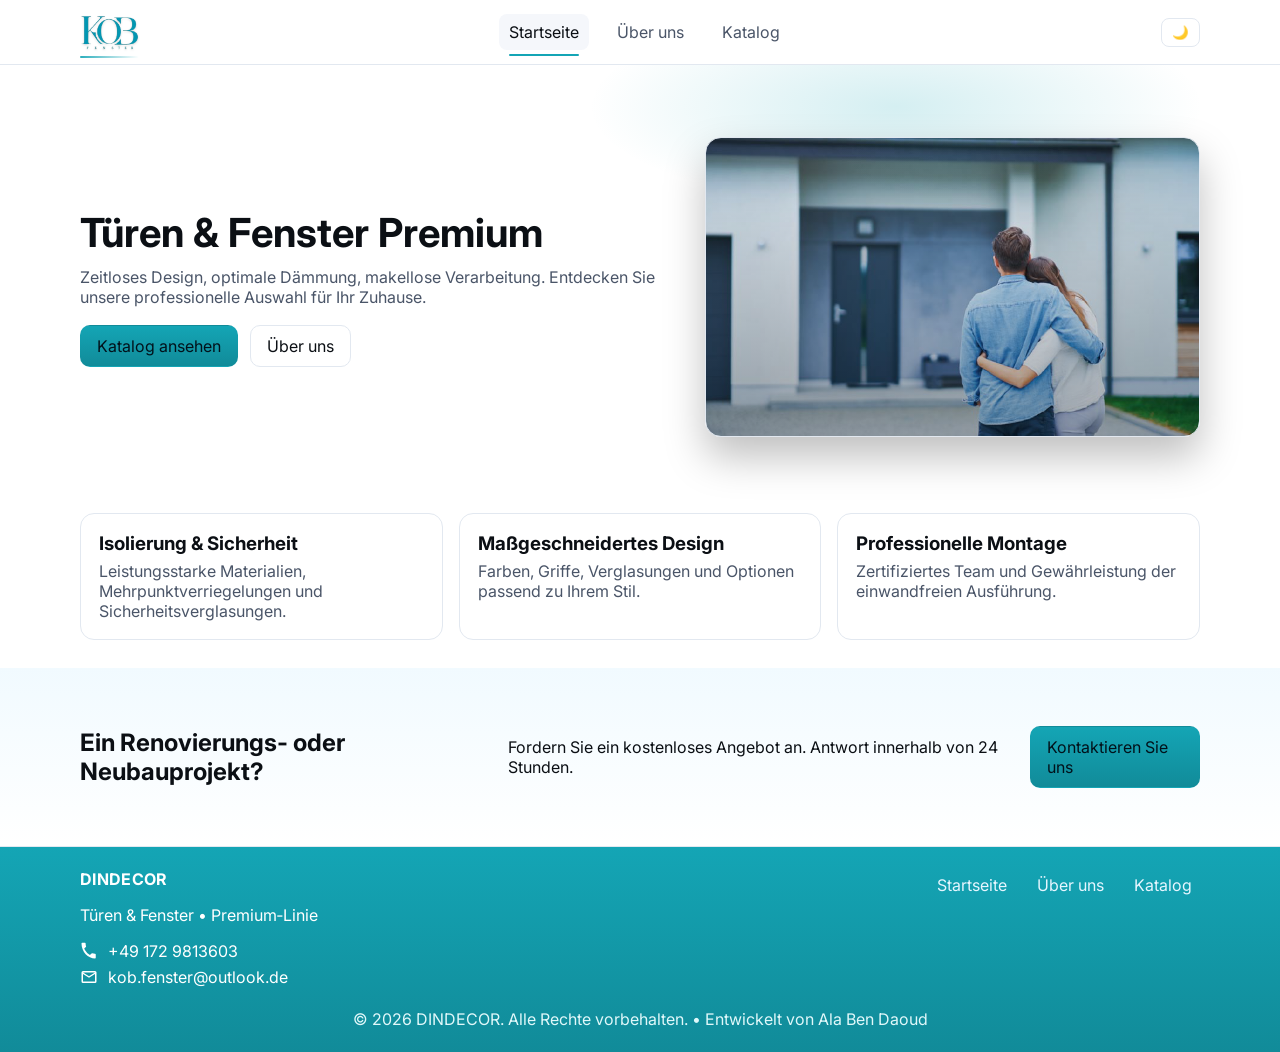
<file: windsurf-project/index.html>
<!DOCTYPE html>
<html lang="de">
<head>
  <meta charset="UTF-8" />
  <meta name="viewport" content="width=device-width, initial-scale=1" />
  <title>DINDECOR | Türen & Fenster</title>
  <meta name="description" content="Unternehmen spezialisiert auf den Verkauf und die Montage von Türen und Fenstern. Premium-Qualität und professioneller Service." />
  <link rel="preconnect" href="https://fonts.googleapis.com">
  <link rel="preconnect" href="https://fonts.gstatic.com" crossorigin>
  <link href="https://fonts.googleapis.com/css2?family=Inter:wght@300;400;600;700&display=swap" rel="stylesheet">
  <link rel="stylesheet" href="assets/css/styles.css" />
  <link rel="icon" href="assets/img/logo_KOB.png" />
</head>
<body>
  <header class="site-header">
    <div class="container header-inner">
      <a class="brand" href="index.html" aria-label="DINDECOR – Startseite">
        <img src="assets/img/logo_KOB.png" alt="DINDECOR" class="brand-logo">
      </a>
      <nav class="nav" aria-label="Hauptnavigation">
        <a href="index.html" class="active">Startseite</a>
        <a href="qui-sommes-nous.html">Über uns</a>
        <a href="catalogue.html">Katalog</a>
      </nav>
      <button id="theme-toggle" class="theme-toggle" aria-label="Thema umschalten">🌙</button>
      <button class="nav-toggle" aria-label="Menü öffnen" aria-expanded="false">☰</button>
    </div>
  </header>

  <main>
    <section class="hero">
      <div class="container hero-inner">
        <div class="hero-text">
          <h1>Türen & Fenster Premium</h1>
          <p>Zeitloses Design, optimale Dämmung, makellose Verarbeitung. Entdecken Sie unsere professionelle Auswahl für Ihr Zuhause.</p>
          <div class="hero-cta">
            <a class="btn btn-primary" href="catalogue.html">Katalog ansehen</a>
            <a class="btn btn-outline" href="qui-sommes-nous.html">Über uns</a>
          </div>
        </div>
        <div class="hero-media">
          <div class="media-card"></div>
        </div>
      </div>
    </section>

    <section class="features container" aria-label="Unsere Stärken">
      <div class="feature">
        <h3>Isolierung & Sicherheit</h3>
        <p>Leistungsstarke Materialien, Mehrpunktverriegelungen und Sicherheitsverglasungen.</p>
      </div>
      <div class="feature">
        <h3>Maßgeschneidertes Design</h3>
        <p>Farben, Griffe, Verglasungen und Optionen passend zu Ihrem Stil.</p>
      </div>
      <div class="feature">
        <h3>Professionelle Montage</h3>
        <p>Zertifiziertes Team und Gewährleistung der einwandfreien Ausführung.</p>
      </div>
    </section>

    

    <section class="strip cta-strip" id="contact">
      <div class="container strip-inner">
        <h2>Ein Renovierungs- oder Neubauprojekt?</h2>
        <p>Fordern Sie ein kostenloses Angebot an. Antwort innerhalb von 24 Stunden.</p>
        <a class="btn btn-primary" href="mailto:contact@dindecor.example">Kontaktieren Sie uns</a>
      </div>
    </section>

    
  </main>

  <footer class="site-footer">
    <div class="container footer-inner">
      <div>
        <strong>DINDECOR</strong>
        <p>Türen & Fenster • Premium‑Linie</p>
        <div class="contact-item">
          <svg viewBox="0 0 24 24" aria-hidden="true"><path d="M6.62 10.79a15.05 15.05 0 006.59 6.59l2.2-2.2a1 1 0 011.01-.24c1.12.37 2.33.57 3.58.57a1 1 0 011 1V21a1 1 0 01-1 1C10.85 22 2 13.15 2 2a1 1 0 011-1h3.5a1 1 0 011 1c0 1.25.2 2.46.57 3.58a1 1 0 01-.24 1.01l-2.2 2.2z"/></svg>
          <a href="tel:+491729813603">+49 172 9813603</a>
        </div>
        <div class="contact-item">
          <svg viewBox="0 0 24 24" aria-hidden="true"><path d="M20 4H4a2 2 0 00-2 2v12a2 2 0 002 2h16a2 2 0 002-2V6a2 2 0 00-2-2zm0 2l-8 5L4 6h16zm0 12H4V8l8 5 8-5v10z"/></svg>
          <a href="mailto:kob.fenster@outlook.de">kob.fenster@outlook.de</a>
        </div>
      </div>
      <div class="footer-nav">
        <a href="index.html">Startseite</a>
        <a href="qui-sommes-nous.html">Über uns</a>
        <a href="catalogue.html">Katalog</a>
      </div>
      <div class="footer-copy">© <span id="year"></span> DINDECOR. Alle Rechte vorbehalten. • Entwickelt von Ala Ben Daoud</div>
    </div>
  </footer>

  <script src="assets/js/main.js"></script>
</body>
</html>
</file>
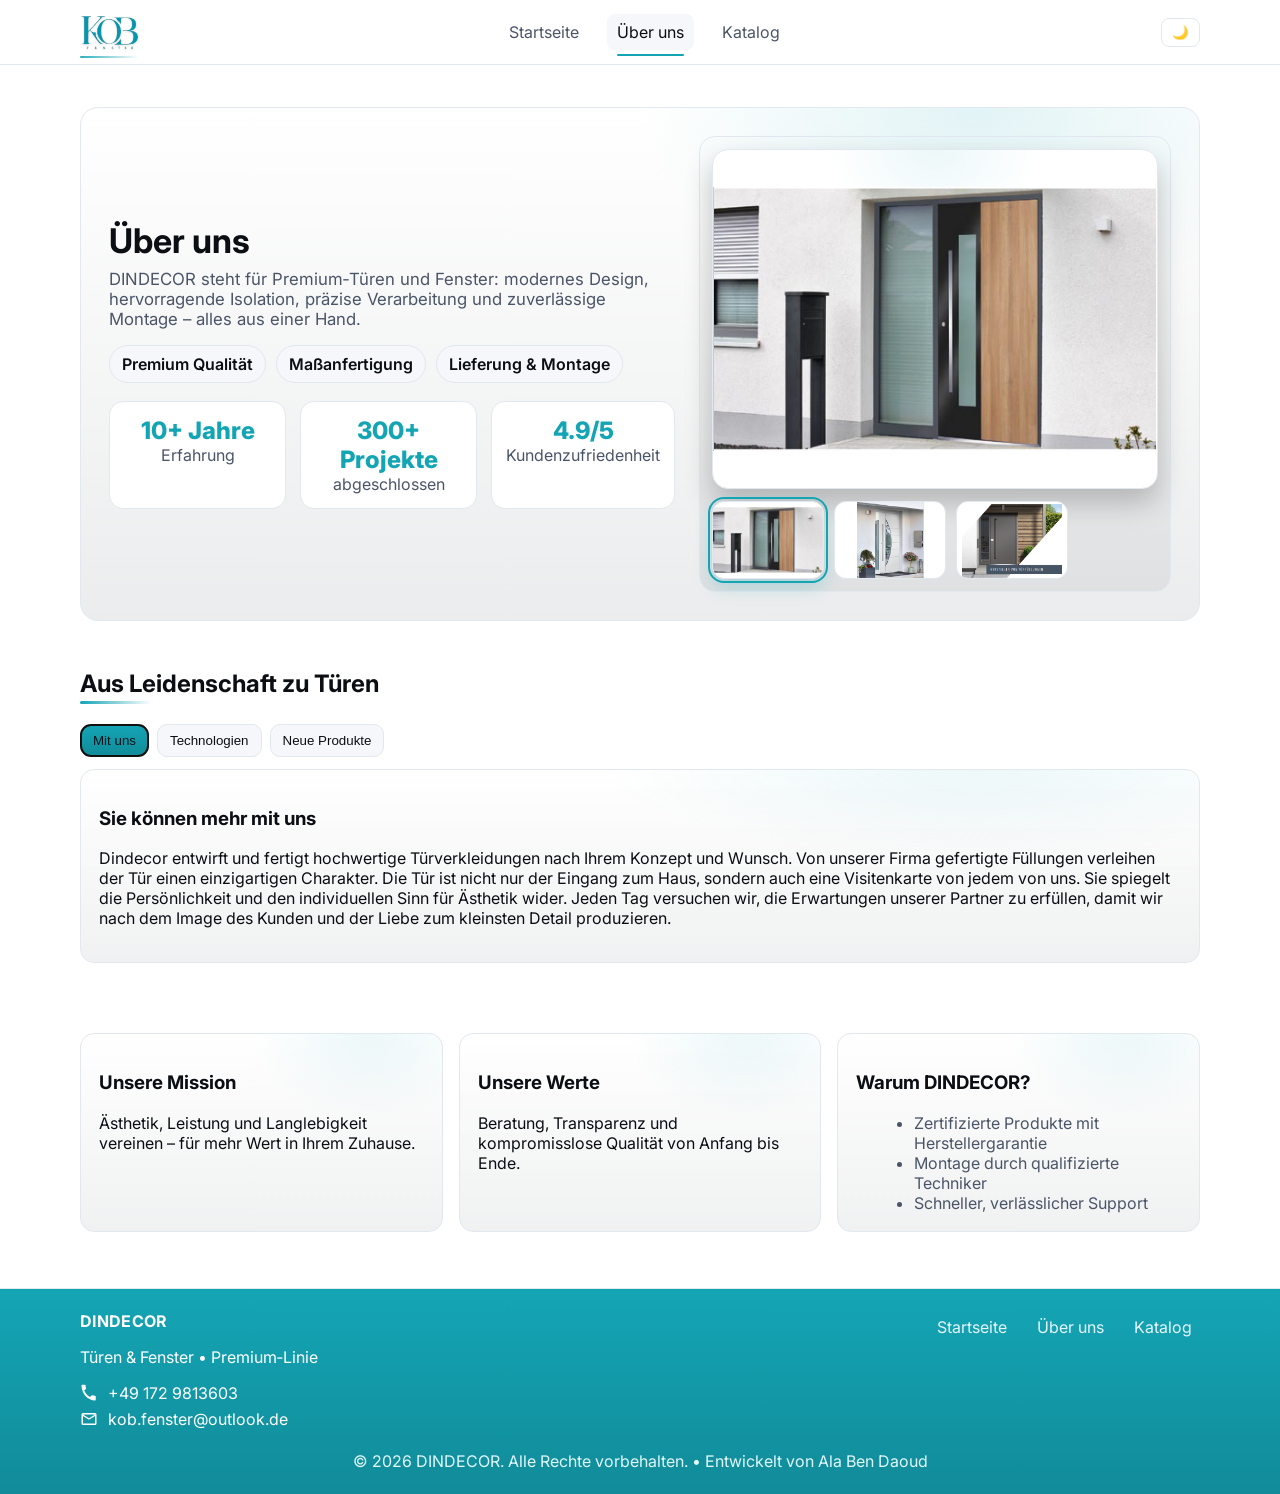
<file: windsurf-project/qui-sommes-nous.html>
<!DOCTYPE html>
<html lang="fr">
<head>
  <meta charset="UTF-8" />
  <meta name="viewport" content="width=device-width, initial-scale=1" />
  <title>Über uns | DINDECOR</title>
  <link rel="preconnect" href="https://fonts.googleapis.com">
  <link rel="preconnect" href="https://fonts.gstatic.com" crossorigin>
  <link href="https://fonts.googleapis.com/css2?family=Inter:wght@300;400;600;700&display=swap" rel="stylesheet">
  <link rel="stylesheet" href="assets/css/styles.css" />
  <link rel="icon" href="assets/img/logo_KOB.png" />
</head>
<body>
<header class="site-header">
  <div class="container header-inner">
    <a class="brand" href="index.html" aria-label="DINDECOR – Accueil">
      <img src="assets/img/logo_KOB.png" alt="DINDECOR" class="brand-logo">
    </a>
    <nav class="nav" aria-label="Hauptnavigation">
      <a href="index.html">Startseite</a>
      <a href="qui-sommes-nous.html" class="active">Über uns</a>
      <a href="catalogue.html">Katalog</a>
    </nav>
    <button id="theme-toggle" class="theme-toggle" aria-label="Basculer le thème">🌙</button>
    <button class="nav-toggle" aria-label="Ouvrir le menu" aria-expanded="false">☰</button>
  </div>
</header>

<main class="container page">
  <div class="about-hero">
    <div>
      <h1>Über uns</h1>
      <p>DINDECOR steht für Premium‑Türen und Fenster: modernes Design, hervorragende Isolation, präzise Verarbeitung und zuverlässige Montage – alles aus einer Hand.</p>
      <div class="badges">
        <span class="badge">Premium Qualität</span>
        <span class="badge">Maßanfertigung</span>
        <span class="badge">Lieferung & Montage</span>
      </div>
      <div class="stats">
        <div class="stat"><div class="num">10+ Jahre</div><div class="label">Erfahrung</div></div>
        <div class="stat"><div class="num">300+ Projekte</div><div class="label">abgeschlossen</div></div>
        <div class="stat"><div class="num">4.9/5</div><div class="label">Kundenzufriedenheit</div></div>
      </div>
    </div>
    <div class="hero-media">
      <div class="about-viewer">
        <img id="about-main" class="about-main" src="assets/img/image1.PNG" alt="Produktfoto 1">
        <div class="about-thumbs">
          <img class="active" src="assets/img/image1.PNG" alt="Vorschau 1" data-src="assets/img/image1.PNG">
          <img src="assets/img/image 2.PNG" alt="Vorschau 2" data-src="assets/img/image 2.PNG">
          <img src="assets/img/image3.PNG" alt="Vorschau 3" data-src="assets/img/image3.PNG">
        </div>
      </div>
    </div>
  </div>
  <section class="page" aria-label="Unternehmensbeschreibung">
    <h2>Aus Leidenschaft zu Türen</h2>
    <div class="tabs">
      <div class="tablist" role="tablist" aria-label="Über DINDECOR">
        <button class="tab-btn" id="tab-1" role="tab" aria-controls="panel-1" aria-selected="true">Mit uns</button>
        <button class="tab-btn" id="tab-2" role="tab" aria-controls="panel-2" aria-selected="false" tabindex="-1">Technologien</button>
        <button class="tab-btn" id="tab-3" role="tab" aria-controls="panel-3" aria-selected="false" tabindex="-1">Neue Produkte</button>
      </div>
      <div id="panel-1" class="tab-panel about-card" role="tabpanel" aria-labelledby="tab-1">
        <h3>Sie können mehr mit uns</h3>
        <p>Dindecor entwirft und fertigt hochwertige Türverkleidungen nach Ihrem Konzept und Wunsch. Von unserer Firma gefertigte Füllungen verleihen der Tür einen einzigartigen Charakter. Die Tür ist nicht nur der Eingang zum Haus, sondern auch eine Visitenkarte von jedem von uns. Sie spiegelt die Persönlichkeit und den individuellen Sinn für Ästhetik wider. Jeden Tag versuchen wir, die Erwartungen unserer Partner zu erfüllen, damit wir nach dem Image des Kunden und der Liebe zum kleinsten Detail produzieren.</p>
      </div>
      <div id="panel-2" class="tab-panel about-card" role="tabpanel" aria-labelledby="tab-2" hidden>
        <h3>Die höchste Qualität kann nur erreicht werden, wenn die neuesten Technologien verwendet werden</h3>
        <p>Dindecor produziert Füllungen auf Basis der neuesten Technologien. Mit einem Hightech‑Maschinenpark, unter anderem CNC‑Maschinen, und moderner Pulverbeschichtung erreichen wir die höchste Qualität unserer Produkte. Dies wäre natürlich nicht möglich ohne qualifiziertes Personal, das die Aufmerksamkeit für jedes Detail garantiert und dazu beiträgt, die gewünschte Ästhetik des Endprodukts zu erreichen. Dank der Handarbeit hat der Kunde die Freiheit, verschiedene Designs, Anwendungen, Verglasungen und viele andere Materialien zu wählen, um seine Tür einzigartig zu machen.</p>
      </div>
      <div id="panel-3" class="tab-panel about-card" role="tabpanel" aria-labelledby="tab-3" hidden>
        <h3>Neue Produkte im Angebot</h3>
        <p>Wir präsentieren Ihnen die Premium+ Linie, in der Sie eine Reihe neuer Designs und Materialien finden, die wir darin verwendet haben. Das Angebot wurde basierend auf den Anforderungen unserer Kunden sowie den neuesten Markttrends erstellt. Neu sind Füllungen mit einer Oberfläche aus Naturstein, Beton oder gehärtetem Schwarzglas. Zusätzlich kann das Inox‑Inlay durch eine 3D‑Stahlanwendung ersetzt werden. Das Angebot wurde durch vertiefte Griffe in Füllungsfarbe bereichert.</p>
      </div>
    </div>
  </section>
  <div class="about-grid">
    <div class="about-card">
      <h3>Unsere Mission</h3>
      <p>Ästhetik, Leistung und Langlebigkeit vereinen – für mehr Wert in Ihrem Zuhause.</p>
    </div>
    <div class="about-card">
      <h3>Unsere Werte</h3>
      <p>Beratung, Transparenz und kompromisslose Qualität von Anfang bis Ende.</p>
    </div>
    <div class="about-card">
      <h3>Warum DINDECOR?</h3>
      <ul>
        <li>Zertifizierte Produkte mit Herstellergarantie</li>
        <li>Montage durch qualifizierte Techniker</li>
        <li>Schneller, verlässlicher Support</li>
      </ul>
    </div>
  </div>
</main>

<footer class="site-footer">
  <div class="container footer-inner">
    <div>
      <strong>DINDECOR</strong>
      <p>Türen & Fenster • Premium‑Linie</p>
      <div class="contact-item">
        <svg viewBox="0 0 24 24" aria-hidden="true"><path d="M6.62 10.79a15.05 15.05 0 006.59 6.59l2.2-2.2a1 1 0 011.01-.24c1.12.37 2.33.57 3.58.57a1 1 0 011 1V21a1 1 0 01-1 1C10.85 22 2 13.15 2 2a1 1 0 011-1h3.5a1 1 0 011 1c0 1.25.2 2.46.57 3.58a1 1 0 01-.24 1.01l-2.2 2.2z"/></svg>
        <a href="tel:+491729813603">+49 172 9813603</a>
      </div>
      <div class="contact-item">
        <svg viewBox="0 0 24 24" aria-hidden="true"><path d="M20 4H4a2 2 0 00-2 2v12a2 2 0 002 2h16a2 2 0 002-2V6a2 2 0 00-2-2zm0 2l-8 5L4 6h16zm0 12H4V8l8 5 8-5v10z"/></svg>
        <a href="mailto:kob.fenster@outlook.de">kob.fenster@outlook.de</a>
      </div>
    </div>
    <div class="footer-nav">
      <a href="index.html">Startseite</a>
      <a href="qui-sommes-nous.html">Über uns</a>
      <a href="catalogue.html">Katalog</a>
    </div>
    <div class="footer-copy">© <span id="year"></span> DINDECOR. Alle Rechte vorbehalten. • Entwickelt von Ala Ben Daoud</div>
  </div>
</footer>
<script src="assets/js/main.js"></script>
<script>
  (function(){
    const main = document.getElementById('about-main');
    const thumbs = document.querySelectorAll('.about-thumbs img');
    if(main && thumbs.length){
      thumbs.forEach(t => t.addEventListener('click', () => {
        const src = t.getAttribute('data-src');
        if(!src) return;
        main.src = src;
        main.alt = t.alt.replace('Vorschau', 'Produktfoto');
        thumbs.forEach(x => x.classList.remove('active'));
        t.classList.add('active');
      }));
    }
  })();
</script>
<script>
  (function(){
    const tabs = Array.from(document.querySelectorAll('.tab-btn'));
    if(!tabs.length) return;
    const idToIndex = { 'mit-uns':0, 'technologien':1, 'neue-produkte':2 };
    const indexToHash = ['mit-uns','technologien','neue-produkte'];

    function showPanel(i){
      tabs.forEach((t,idx)=>{
        const selected = idx===i;
        t.setAttribute('aria-selected', String(selected));
        if(selected) t.removeAttribute('tabindex'); else t.setAttribute('tabindex','-1');
        const panelId = t.getAttribute('aria-controls');
        const panel = document.getElementById(panelId);
        if(!panel) return;
        if(selected){
          panel.hidden = false;
          panel.classList.add('fade-start');
          requestAnimationFrame(()=>{
            panel.classList.add('fade-in');
            panel.classList.remove('fade-start');
          });
        }else{
          panel.classList.remove('fade-in');
          panel.hidden = true;
        }
      });
    }

    function activate(i, pushHash=true){
      const idx = Math.max(0, Math.min(i, tabs.length-1));
      showPanel(idx);
      if(pushHash){
        const h = '#'+indexToHash[idx];
        if(location.hash !== h) history.replaceState(null, '', h);
      }
      tabs[idx].focus();
    }

    tabs.forEach((t, i)=>{
      t.addEventListener('click', ()=> activate(i));
      t.addEventListener('keydown', (e)=>{
        const k=e.key;
        if(k==='ArrowRight' || k==='ArrowDown'){ e.preventDefault(); activate((i+1)%tabs.length); }
        else if(k==='ArrowLeft' || k==='ArrowUp'){ e.preventDefault(); activate((i-1+tabs.length)%tabs.length); }
        else if(k==='Home'){ e.preventDefault(); activate(0); }
        else if(k==='End'){ e.preventDefault(); activate(tabs.length-1); }
      });
    });

    // Initialize from hash
    const initial = location.hash.replace('#','');
    if(initial && initial in idToIndex) activate(idToIndex[initial], false); else activate(0, true);

    // Respond to hash changes (e.g., back/forward navigation)
    window.addEventListener('hashchange', ()=>{
      const h = location.hash.replace('#','');
      if(h in idToIndex) activate(idToIndex[h], false);
    });
  })();
</script>
</body>
</html>
</file>
<file: windsurf-project/assets/css/styles.css>
/* Light theme overrides */
html[data-theme="light"]{
  /* Light: background white */
  --bg:#ffffff;
  --bg-soft:#f5f7fb;
  --card:#ffffff;
  --text:#0b0f14;
  --muted:#4a5568;
  /* Accents reflect logo color */
  --primary:var(--brand);
  --primary-600:#118b99;
  --outline:#e2e8f0;
  --header-bg:rgba(255,255,255,.75);
}
/* Base (dark theme defaults) */
:root{
  /* Dark: background black */
  --bg:#000000;
  --bg-soft:#0e0e12;
  --card:#111319;
  --text:#e6ecf2;
  --muted:#a8b3c7;
  /* Brand color derived from logo (teal) */
  --brand:#14a5b5;
  --brand-rgb:20,165,181;
  --primary:var(--brand);
  --primary-600:#1193a2;
  --outline:#2c3a50;
  --header-bg:rgba(0,0,0,.75);
}
*{box-sizing:border-box}
html,body{height:100%}
body{
  margin:0; font-family:Inter,system-ui,-apple-system,Segoe UI,Roboto,Ubuntu,Arial,sans-serif; color:var(--text); background:var(--bg);
}
img{max-width:100%; display:block}
.container{width:min(1120px,92%); margin-inline:auto}
.hidden{display:none}

/* Header */
.site-header{position:sticky; top:0; z-index:50; background:var(--header-bg); backdrop-filter:saturate(140%) blur(8px); border-bottom:1px solid var(--outline)}
.header-inner{display:flex; align-items:center; justify-content:space-between; padding:14px 0; gap:16px}
.brand{position:relative; display:inline-flex; align-items:center; font-weight:700; letter-spacing:.08em; color:var(--text); text-decoration:none}
.brand-logo{height:36px; width:auto; display:block; filter:drop-shadow(0 1px 1px rgba(0,0,0,.15))}
.brand::after{content:""; position:absolute; left:0; right:0; bottom:-8px; height:2px; background:linear-gradient(90deg, rgba(var(--brand-rgb),.9), rgba(var(--brand-rgb),0)); border-radius:2px}
.nav{display:flex; gap:18px; align-items:center}
.nav a{position:relative; color:var(--muted); text-decoration:none; padding:8px 10px; border-radius:8px}
.nav a.active,.nav a:hover{color:var(--text); background:var(--bg-soft)}
.nav a.active::after,.nav a:hover::after{content:""; position:absolute; left:10px; right:10px; bottom:-6px; height:2px; background:var(--primary); border-radius:2px}
.nav-toggle{display:none; background:none; border:1px solid var(--outline); color:var(--text); padding:6px 10px; border-radius:8px}

/* Theme toggle */
.theme-toggle{background:transparent; color:var(--text); border:1px solid var(--outline); padding:6px 10px; border-radius:8px; cursor:pointer; margin-left:10px}
.theme-toggle:hover{background:var(--bg-soft)}

/* Buttons */
.btn{display:inline-block; padding:10px 16px; border-radius:10px; text-decoration:none; border:1px solid var(--outline); color:var(--text)}
.btn-primary{background:linear-gradient(180deg,var(--primary),var(--primary-600)); border-color:transparent; color:#02121b}
.btn-outline{background:transparent}
.btn:hover{transform:translateY(-1px); transition:transform .15s ease}

/* Hero */
.hero{padding:72px 0 48px; background:radial-gradient(60% 60% at 70% 10%, rgba(var(--brand-rgb),.18), transparent 40%), linear-gradient(180deg, transparent, rgba(255,255,255,.02))}
.hero-inner{display:grid; grid-template-columns:1.2fr 1fr; gap:32px; align-items:center}
.hero-text h1{font-size:40px; margin:0 0 10px}
.hero-text p{color:var(--muted); margin:0 0 18px}
.hero-media .media-card{height:300px; border-radius:16px; background:
  radial-gradient(60% 60% at 50% 0%, rgba(var(--brand-rgb),.08), transparent 40%),
  linear-gradient(180deg, rgba(255,255,255,.06), rgba(2,18,27,.35)),
  url('../img/image_accueil.PNG') center/cover no-repeat; 
  border:1px solid var(--outline); box-shadow:0 20px 40px rgba(0,0,0,.25)}
.hero-cta{display:flex; gap:12px}

/* Features */
.features{display:grid; grid-template-columns:repeat(3,1fr); gap:16px; padding:28px 0}
.feature{background:var(--card); border:1px solid var(--outline); padding:18px; border-radius:14px}
.feature h3{margin:0 0 6px}
.feature p{margin:0; color:var(--muted)}

/* Strip */
.strip{padding:40px 0}
.cta-strip{background:linear-gradient(180deg, rgba(76,194,255,.08), transparent)}
.strip-inner{display:flex; gap:18px; align-items:center; justify-content:space-between}

/* Grid showcase */
.grid-showcase{display:grid; grid-template-columns:repeat(3,1fr); gap:12px; padding:30px 0 60px}
.grid-card{position:relative; display:flex; flex-direction:column; border-radius:12px; border:1px solid var(--outline); overflow:hidden; background:linear-gradient(180deg, rgba(255,255,255,.02), rgba(2,18,27,.15))}
.grid-card .media{width:100%; height:140px}
.grid-card img.media{width:100%; height:140px; object-fit:contain; display:block; background:#0b0f14}
.grid-card .caption{padding:8px 10px; background:rgba(0,0,0,.15); border-top:1px solid var(--outline); flex:1}
.grid-card .caption h4{margin:0 0 4px; font-size:1rem}
.grid-card .caption p{margin:0; color:var(--muted); font-size:.9rem; line-height:1.3}

/* Page */
.page{padding:28px 0 56px}
.page h1{margin-top:8px}
.about-grid{display:grid; grid-template-columns:repeat(3,1fr); gap:16px; margin-top:14px}
.about-card{background:var(--card); border:1px solid var(--outline); padding:18px; border-radius:14px}
.about-card{background:
  radial-gradient(60% 80% at 80% 0%, rgba(var(--brand-rgb),.08), transparent 55%),
  linear-gradient(180deg, rgba(255,255,255,.04), rgba(2,18,27,.06));
  box-shadow:none}
.page h2{position:relative; padding-bottom:6px}
.page h2::after{content:""; position:absolute; left:0; bottom:0; width:72px; height:3px; background:linear-gradient(90deg, var(--primary), rgba(var(--brand-rgb),0)); border-radius:3px}
.about-card ul{margin:8px 0 0 18px; color:var(--muted)}

/* About enhancements */
.about-hero{margin-top:14px; border-radius:18px; padding:28px; border:1px solid var(--outline);
  background: radial-gradient(60% 80% at 80% 0%, rgba(var(--brand-rgb),.12), transparent 50%),
              linear-gradient(180deg, rgba(255,255,255,.04), rgba(2,18,27,.08));
  display:grid; grid-template-columns:1.2fr 1fr; gap:24px; align-items:center}
.about-hero h1{margin:0 0 8px; font-size:34px}
.about-hero p{margin:0; color:var(--muted); font-size:1.05rem}
.badges{display:flex; flex-wrap:wrap; gap:10px; margin-top:16px}
.badge{padding:8px 12px; border-radius:999px; border:1px solid var(--outline); background:var(--bg-soft); color:var(--text); font-weight:600}
.stats{display:grid; grid-template-columns:repeat(3,1fr); gap:14px; margin-top:18px}
.stat{background:var(--card); border:1px solid var(--outline); border-radius:14px; padding:14px; text-align:center}
.stat .num{font-weight:800; font-size:24px; color:var(--primary)}
.stat .label{color:var(--muted)}

/* About hero media */
.about-hero .hero-media{height:100%}
.about-viewer{display:flex; flex-direction:column; gap:12px; padding:12px; border-radius:16px; border:1px solid var(--outline); background:linear-gradient(180deg, rgba(255,255,255,.02), rgba(2,18,27,.06))}
.about-main{width:100%; height:340px; object-fit:contain; background:radial-gradient(60% 60% at 50% 0%, rgba(var(--brand-rgb),.08), transparent 40%), var(--card); border:1px solid var(--outline); border-radius:16px; box-shadow:0 14px 28px rgba(0,0,0,.22)}
.about-thumbs{display:flex; gap:10px}
.about-thumbs img{width:100%; max-width:112px; height:78px; object-fit:contain; background:var(--card); border:1px solid var(--outline); border-radius:12px; cursor:pointer; transition:transform .15s ease, border-color .15s ease, box-shadow .15s ease}
.about-thumbs img:hover{transform:translateY(-2px); border-color:var(--primary)}
.about-thumbs img.active{outline:2px solid var(--primary); outline-offset:2px; box-shadow:0 8px 18px rgba(var(--brand-rgb), .25)}

/* Viewer arrows */
.about-viewer .viewer-nav{display:flex; justify-content:space-between; margin-top:-48px; pointer-events:none}
.viewer-btn{pointer-events:auto; background:rgba(0,0,0,.35); color:#fff; border:none; width:36px; height:36px; border-radius:999px; display:flex; align-items:center; justify-content:center; cursor:pointer; backdrop-filter:blur(4px);}
.viewer-btn:hover{background:rgba(0,0,0,.55)}
.about-main.fade{opacity:.3; transition:opacity .18s ease}

/* Tabs component */
.tabs{margin-top:18px}
.tablist{display:flex; gap:8px; flex-wrap:wrap; margin:0 0 12px}
.tab-btn{background:var(--bg-soft); color:var(--text); border:1px solid var(--outline); padding:8px 12px; border-radius:10px; cursor:pointer}
.tab-btn[aria-selected="true"]{background:linear-gradient(180deg,var(--primary),var(--primary-600)); color:#02121b; border-color:transparent}
.tab-panel[hidden]{display:none}
.tab-panel.fade-start{opacity:0}
.tab-panel.fade-in{opacity:1; transition:opacity .2s ease}

@media (max-width: 900px){
  .about-hero{grid-template-columns:1fr}
  .about-main{height:240px}
}
/* Catalogue */
.catalogue-controls{display:flex; flex-wrap:wrap; gap:10px; margin:6px 0 16px}
.catalogue-controls input, .catalogue-controls select{background:var(--bg-soft); color:var(--text); border:1px solid var(--outline); padding:10px 12px; border-radius:10px}
.catalogue-grid{display:grid; grid-template-columns:repeat(3,1fr); gap:14px}
.card{background:var(--card); border:1px solid var(--outline); border-radius:14px; overflow:hidden; display:flex; flex-direction:column}
.card img{aspect-ratio:4/3; object-fit:cover; background:#0a0f15}
.catalogue-empty{color:var(--muted); text-align:center; padding:24px}

/* Pagination */
.pagination {
  display: flex;
  justify-content: center;
  align-items: center;
  gap: 8px;
  margin: 20px 0;
  padding: 8px 0;
}

.pagination button {
  display: flex;
  align-items: center;
  justify-content: center;
  width: 40px;
  height: 40px;
  border-radius: 8px;
  border: 1px solid rgba(255, 255, 255, 0.2);
  background: white;
  color: var(--primary);
  font-size: 0.95rem;
  font-weight: 500;
  cursor: pointer;
  transition: all 0.2s ease;
  box-shadow: 0 1px 2px rgba(0, 0, 0, 0.05);
}

.pagination button:not(.page-btn) {
  color: #64748b;
  font-weight: 600;
}

.pagination button:hover:not(:disabled) {
  background-color: rgba(255, 255, 255, 0.9);
  border-color: var(--primary);
  color: var(--primary-600);
}

.pagination button.active {
  background: linear-gradient(180deg, var(--primary), var(--primary-600));
  color: white;
  border-color: transparent;
  box-shadow: 0 4px 6px -1px rgba(0, 0, 0, 0.1), 0 2px 4px -1px rgba(0, 0, 0, 0.06);
}

.pagination button:disabled {
  opacity: 0.5;
  cursor: not-allowed;
}

.pagination button:disabled {
  color: #94a3b8;
  cursor: not-allowed;
  opacity: 0.7;
}

.pagination button svg {
  width: 20px;
  height: 20px;
}

/* Style pour les flèches */
.pagination .prev-next {
  color: #64748b;
  font-weight: 600;
}

.pagination .prev-next:disabled {
  background-color: #f8fafc;
}

/* Image lightbox */
.lightbox-backdrop{
  position:fixed;
  inset:0;
  background:rgba(0,0,0,.78);
  display:flex;
  align-items:center;
  justify-content:center;
  z-index:80;
}
.lightbox-backdrop.hidden{display:none}
.lightbox-inner{
  max-width:90vw;
  max-height:90vh;
}
.lightbox-inner img{
  max-width:100%;
  max-height:90vh;
  object-fit:contain;
  border-radius:14px;
  box-shadow:0 18px 40px rgba(0,0,0,.65);
  border:1px solid var(--outline);
}

/* Footer */
.site-footer{border-top:1px solid var(--outline); background:linear-gradient(180deg, var(--primary), var(--primary-600))}
.footer-inner{display:grid; grid-template-columns:1fr auto; grid-template-rows:auto auto; gap:16px 24px; align-items:start; padding:22px 0; color:#ffffff}
.footer-nav{display:flex; gap:14px; row-gap:8px; flex-wrap:wrap; justify-content:flex-end; align-items:center}
.footer-nav a{color:#e6f6ff; text-decoration:none; padding:6px 8px; border-radius:8px}
.footer-nav a:hover{color:#ffffff; background:rgba(255,255,255,.15)}
.footer-inner a[href^="mailto:"], .footer-inner a[href^="tel:"]{color:#ffffff; text-decoration:none}
.footer-inner a[href^="mailto:"]:hover, .footer-inner a[href^="tel:"]:hover{color:#002b36}
.footer-copy{color:#ecfeff; grid-column:1 / -1; justify-self:center; text-align:center; white-space:normal; line-height:1.35; opacity:.95}
.contact-item{display:flex; align-items:center; gap:10px; margin:6px 0}
.contact-item svg{width:18px; height:18px; fill:currentColor}
.footer-inner strong{display:block; letter-spacing:.02em; margin-bottom:6px}

/* Responsive */
@media (max-width: 900px){
  .hero-inner{grid-template-columns:1fr}
  .grid-showcase{grid-template-columns:repeat(2,1fr)}
  .features{grid-template-columns:1fr}
  .about-grid{grid-template-columns:1fr}
  .catalogue-grid{grid-template-columns:repeat(2,1fr)}
  .footer-inner{grid-template-columns:1fr; text-align:center}
  .footer-nav{justify-content:center}
  .footer-copy{justify-self:center; text-align:center; margin-top:6px}
}
@media (max-width: 640px){
  .catalogue-grid{grid-template-columns:1fr}
  .nav{display:none}
  .nav-toggle{display:block}
}
</file>
